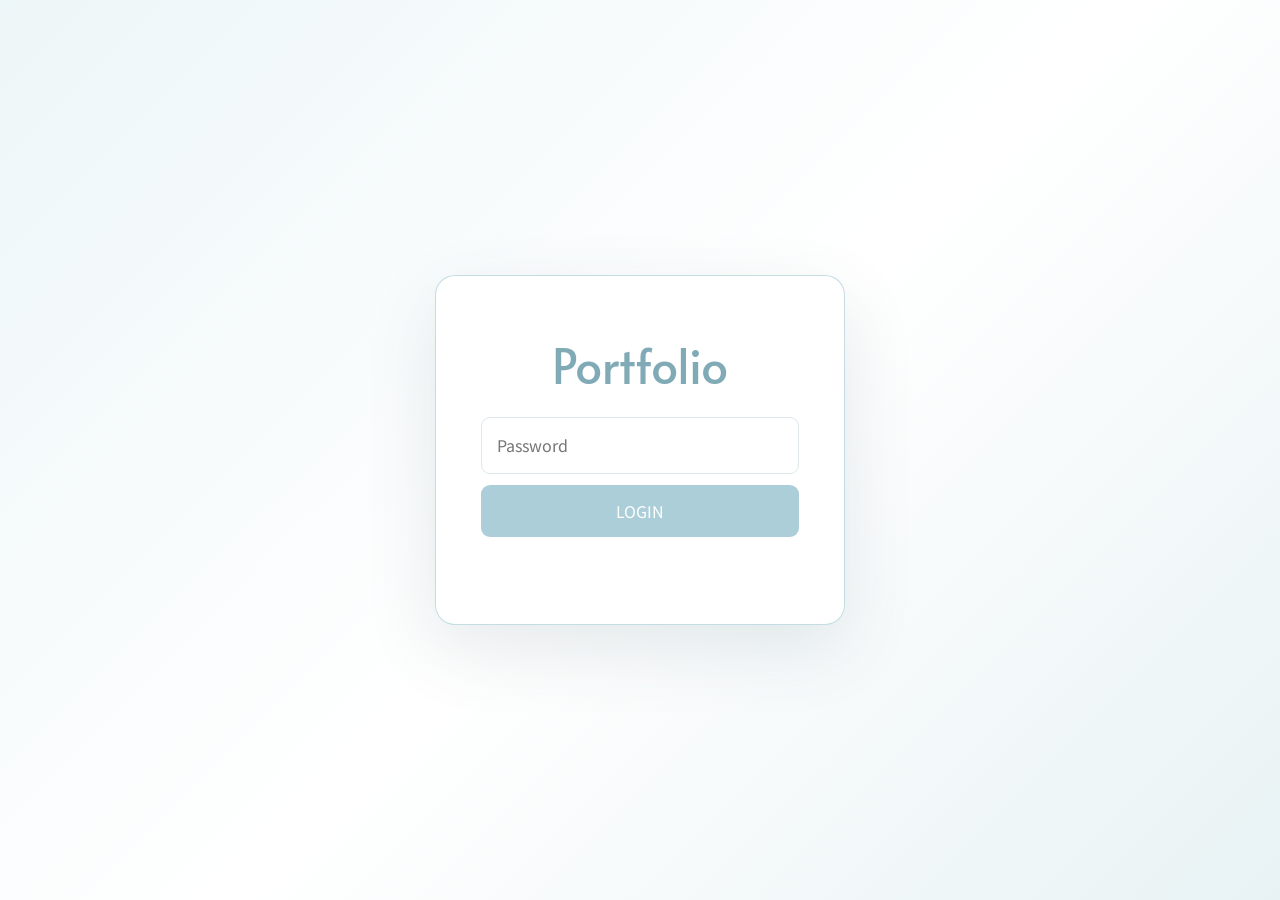
<file: index.html>
<!doctype html>
<html lang="ja">
<head>
  <meta charset="utf-8">
  <meta name="viewport" content="width=device-width,initial-scale=1">
  <meta name="description" content="Portfolio">
  <title>Portfolio</title>
  <link rel="stylesheet" href="css/style.css?v=plain-20260925-1">
</head>
  
<body class="locked">
  
  <div id="password-screen" class="password-screen">
    

  <div class="password-box">

    <h1>Portfolio</h1>

    <form id="password-form">

      <label class="sr-only" for="password">
        Password
      </label>

      <input
        id="password"
        type="password"
        autocomplete="current-password"
        placeholder="Password"
      >

      <button type="submit">
        LOGIN
      </button>

      <p
        id="password-error"
        class="error"
        aria-live="polite"
      ></p>

    </form>

  </div>
</div>


   <div id="site" hidden>

    <header class="site-header">
      <a class="logo" href="index.html">Portfolio</a>

      <nav>
        <a class="is-current" href="index.html">WORKS</a>
        <a href="profile.html">PROFILE</a>
      </nav>
    </header>

    


    <main>

      <section class="works-page">


        <div class="works-controls">

          <div id="filters" class="filter-list" aria-label="カテゴリ">

            <button
              class="filter is-active"
              data-category="all"
            >
              すべて
            </button>

            <button
              class="filter"
              data-category="illustration"
            >
              イラスト
            </button>

            <button
              class="filter"
              data-category="advertising"
            >
              広告
            </button>

            <button
              class="filter"
              data-category="web"
            >
              Web
            </button>

            <button
              class="filter"
              data-category="goods"
            >
              グッズ
            </button>

          </div>


          <label class="sort">
            <span>並び順</span>

            <select id="sort">
              <option value="new">新しい順</option>
              <option value="old">古い順</option>
            </select>
          </label>

        </div>


        <div id="works-grid" class="works-grid"></div>

      </section>

    </main>

  </div>


  <script src="data.js"></script>
  <script src="js/site.js"></script>

</body>
</html>
</file>
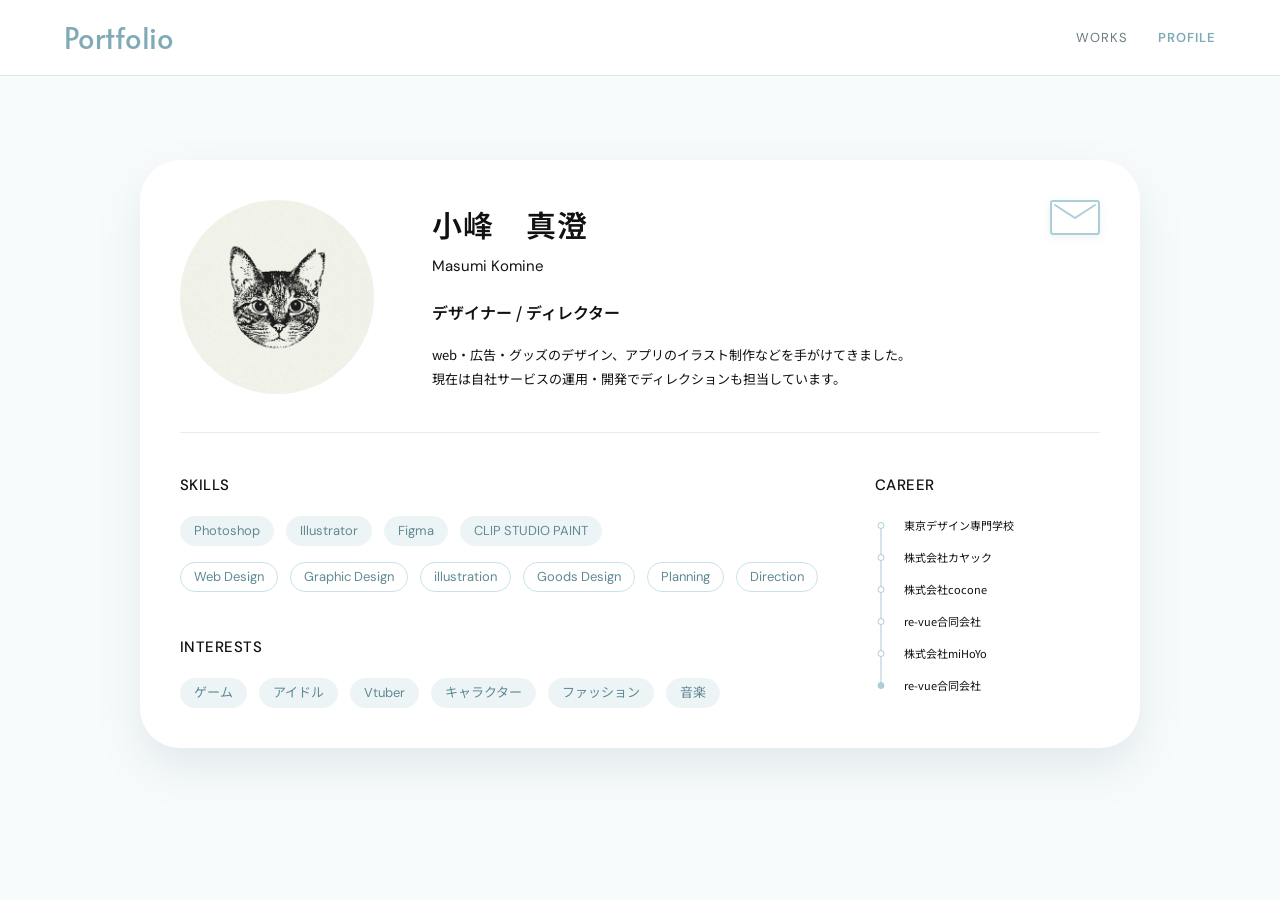
<file: profile.html>
<!doctype html>
<html lang="ja">

<head>
  <meta charset="utf-8">
  <meta name="viewport" content="width=device-width,initial-scale=1">
  <title>Profile | Portfolio</title>
  <link rel="stylesheet" href="css/style.css?v=plain-20260925-1">
</head>

<body>

  <header class="site-header">

    <a class="logo" href="index.html">Portfolio</a>

    <nav>
      <a href="index.html">WORKS</a>
      <a class="is-current" href="profile.html">PROFILE</a>
    </nav>

  </header>


  <main>

    <article class="profile-card">
      <button class="profile-mail" type="button" aria-label="メールの連絡方法を選ぶ" aria-expanded="false" aria-controls="contact-options">
        <svg width="50" height="35" viewBox="0 0 50 35" fill="none" aria-hidden="true">
          <rect x="1" y="1" width="48" height="33" rx="2" stroke="currentColor" stroke-width="2"/>
          <path d="m5 5 20 13L45 5" stroke="currentColor" stroke-width="2" stroke-linecap="round" stroke-linejoin="round"/>
        </svg>
      </button>
      <div id="contact-options" class="contact-options" hidden>
        <a class="contact-option" href="mailto:n.massuu@gmail.com">メールアプリを開く</a>
        <button class="contact-option" id="copy-email" type="button">メールアドレスをコピー</button>
        <p id="contact-status" role="status" aria-live="polite"></p>
      </div>

      <div class="profile-intro">
        <div class="profile-avatar">
          <img src="assets/icon.jpg" alt="小峰真澄のプロフィール写真">
        </div>

        <div class="profile-copy">
          <h1>小峰　真澄</h1>
          <p class="profile-name-en">Masumi Komine</p>
          <p class="profile-role">デザイナー / ディレクター</p>
          <p class="profile-description">
            web・広告・グッズのデザイン、アプリのイラスト制作などを手がけてきました。<br>
            現在は自社サービスの運用・開発でディレクションも担当しています。
          </p>
        </div>
      </div>

      <div class="profile-divider" aria-hidden="true"></div>

      <div class="profile-details">
      <div class="profile-details-main">
      <section class="profile-section" aria-labelledby="skills-title">
        <h2 id="skills-title">SKILLS</h2>

        <div class="tags tags-tools" aria-label="使用ツール">
          <span>Photoshop</span>
          <span>Illustrator</span>
          <span>Figma</span>
          <span>CLIP STUDIO PAINT</span>
        </div>

        <div class="tags tags-skills" aria-label="スキル">
          <span>Web Design</span>
          <span>Graphic Design</span>
          <span>illustration</span>
          <span>Goods Design</span>
          <span>Planning</span>
          <span>Direction</span>
        </div>
      </section>

      <section class="profile-section profile-interests" aria-labelledby="interests-title">
        <h2 id="interests-title">INTERESTS</h2>

        <div class="tags tags-interests">
          <span>ゲーム</span>
          <span>アイドル</span>
          <span>Vtuber</span>
          <span>キャラクター</span>
          <span>ファッション</span>
          <span>音楽</span>
        </div>
      </section>

      </div>
      <section class="profile-section profile-career" aria-labelledby="career-title">
        <h2 id="career-title">CAREER</h2>
        <ol class="career-timeline">
          <li>東京デザイン専門学校</li>
          <li>株式会社カヤック</li>
          <li>株式会社cocone</li>
          <li>re-vue合同会社</li>
          <li>株式会社miHoYo</li>
          <li>re-vue合同会社</li>
        </ol>
      </section>
      </div>

    </article>

  </main>

  <script>
    const contactButton = document.querySelector('.profile-mail');
    const contactOptions = document.getElementById('contact-options');
    const contactStatus = document.getElementById('contact-status');
    const emailLink = contactOptions.querySelector('a');

    function closeContactOptions(restoreFocus = false) {
      contactOptions.hidden = true;
      contactButton.setAttribute('aria-expanded', 'false');
      if (restoreFocus) contactButton.focus();
    }

    contactButton.addEventListener('click', () => {
      const open = contactOptions.hidden;
      contactOptions.hidden = !open;
      contactButton.setAttribute('aria-expanded', String(open));
      contactStatus.textContent = '';
      if (open) emailLink.focus();
    });

    document.addEventListener('click', event => {
      if (!contactButton.contains(event.target) && !contactOptions.contains(event.target)) {
        closeContactOptions();
      }
    });
    document.addEventListener('keydown', event => {
      if (event.key === 'Escape' && !contactOptions.hidden) closeContactOptions(true);
    });
    document.addEventListener('focusin', event => {
      if (!contactButton.contains(event.target) && !contactOptions.contains(event.target)) {
        closeContactOptions();
      }
    });
    emailLink.addEventListener('click', () => closeContactOptions(true));

    document.getElementById('copy-email').addEventListener('click', async () => {
      const email = emailLink.getAttribute('href').slice('mailto:'.length);
      try {
        await navigator.clipboard.writeText(email);
        contactStatus.textContent = 'コピーしました';
      } catch {
        contactStatus.textContent = 'コピーできませんでした。こちらを選択してコピーしてください：' + email;
      }
    });
  </script>
</body>

</html>
</file>
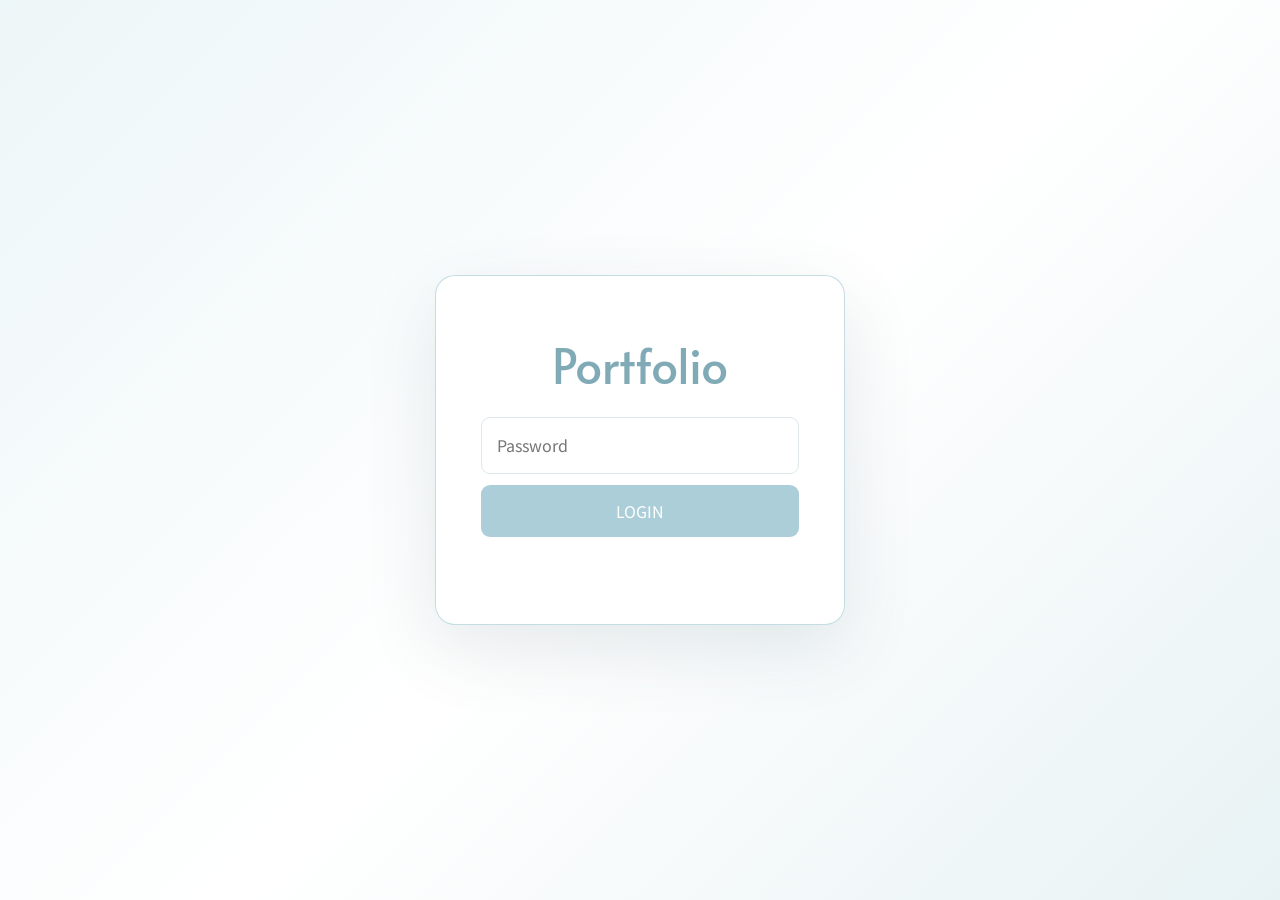
<file: works/work.html>
<!doctype html>
<html lang="ja">
<head>
  <meta charset="utf-8">
  <meta name="viewport" content="width=device-width,initial-scale=1">
  <title>Work | Portfolio</title>
  <link rel="stylesheet" href="../css/style.css?v=view-more-1">
</head>

<body>

  <header class="site-header">
    
    <a class="logo" href="../index.html">Portfolio</a>

<nav>
  <a class="is-current" href="../index.html">WORKS</a>
  <a href="../profile.html">PROFILE</a>
</nav>
    
  </header>


  <main>

    <article id="work-detail" class="work-detail">

    <div class="work-navigation">

  <a
    class="work-back"
    href="../index.html"
  >
    一覧に戻る
  </a>

  <nav
    class="work-nav-pager"
    aria-label="前後の実績"
  >
    <a
      id="bottom-prev"
      href="#"
      class="work-nav-prev"
      aria-label="前の実績"
    >
      ‹
    </a>

    <a
      id="bottom-next"
      href="#"
      class="work-nav-next"
      aria-label="次の実績"
    >
      ›
    </a>
  </nav>

</div>


      <header class="work-header">

        <div class="work-detail-card">

          <div class="work-detail-heading">

            <div
              class="category-tag"
              id="work-category"
            ></div>

            <h1 id="work-title"></h1>

            <p id="work-overview"></p>

          </div>


          <div class="work-info">

            <div class="work-info-column">

              <div class="work-info-item">
                <dt>担当</dt>
                <dd id="info-areas"></dd>
              </div>

              <div class="work-info-item">
                <dt>ツール</dt>
                <dd id="info-tools"></dd>
              </div>

            </div>


            <div class="work-info-column">

              <div class="work-info-item">
                <dt>所属/CL</dt>
                <dd id="info-company"></dd>
              </div>

              <div class="work-info-item">
                <dt>制作年</dt>
                <dd id="info-year"></dd>
              </div>

            </div>

          </div>

        </div>

      </header>


      <div
        id="work-content"
        class="work-content"
      ></div>
      
    </article>

  </main>


  <script src="../data.js"></script>
  <script src="../js/work.js?v=view-more-1"></script>

</body>
</html>
</file>
<file: css/style.css>
@import url("https://fonts.googleapis.com/css2?family=DM+Sans:wght@400;500;600&family=Alata&family=Noto+Sans+JP:wght@400;500;600;700&display=swap");


/* ========================================
   Variables
======================================== */

:root {
  --key: #abced8;
  --key-dark: #80AAB6;

  --ink: #26353a;
  --muted: #75858a;

  --line: #dfe9ec;
  --bg: #f8fbfc;
  --white: #fff;

  --shadow:
    0 14px 40px rgba(53, 82, 91, .08);

  --radius: 16px;
}


/* ========================================
   Reset
======================================== */

* {
  box-sizing: border-box;
}

html {
  scroll-behavior: smooth;
}

body {
  margin: 0;

  color: var(--ink);
  background: var(--bg);

  font-family: "Noto Sans JP", sans-serif;
  line-height: 1.8;
}

[hidden] {
  display: none !important;
}

a {
  color: inherit;
  text-decoration: none;
}

button,
input,
select {
  font: inherit;
}


/* ========================================
   Header
======================================== */

.site-header {
  height: 76px;

  position: sticky;
  top: 0;
  z-index: 50;

  display: flex;
  align-items: center;
  justify-content: space-between;

  padding: 0 5vw;

  background: rgba(255, 255, 255, .94);

  border-bottom: 1px solid var(--line);

  backdrop-filter: blur(12px);
  -webkit-backdrop-filter: blur(12px);
}

.logo {
  font-family: "Alata", cursive;
  font-size: 29px;

  color: var(--key-dark);
}

.site-header nav {
  display: flex;
  gap: 30px;

  font-family: "DM Sans", sans-serif;
  font-size: 13px;

  letter-spacing: .08em;
}

.site-header nav a {
  color: #6b7c82;
  font-weight: 400;
}

.site-header nav a:hover {
  color: var(--key-dark);
}

.site-header nav a.is-current {
  color: var(--key-dark);
  font-weight: 600;
}


/* ========================================
   Main
======================================== */

main {
  max-width: 1180px;

  margin: 0 auto;

  padding: 20px 28px 80px;
}


/* ========================================
   WORKS Controls
======================================== */

.works-controls {
  position: sticky;
  top: 76px;
  z-index: 20;

  display: flex;
  align-items: center;
  justify-content: space-between;

  gap: 20px;

  margin: 0 -8px 28px;

  padding: 12px 8px;

}


/* カテゴリ */

.filter-list {
  min-width: 0;

  display: flex;
  flex-wrap: nowrap;

  gap: 8px;

  overflow-x: auto;
  overflow-y: hidden;

  scrollbar-width: none;

  -webkit-overflow-scrolling: touch;
}

.filter-list::-webkit-scrollbar {
  display: none;
}

.filter {
  min-height: 36px;

  flex: 0 0 auto;

  padding: 0 17px;

  display: inline-flex;
  align-items: center;
  justify-content: center;

  border: 1px solid var(--line);
  border-radius: 999px;

  background: #fff;

  color: #6c7c81;

  font-size: 14px;

  white-space: nowrap;

  cursor: pointer;

  transition: .2s;
}

.filter:hover,
.filter.is-active {
  border-color: var(--key);

  background: var(--key);

  color: #fff;
}


/* ソート */

.sort {
  flex-shrink: 0;

  display: flex;
  align-items: center;

  gap: 9px;

  color: var(--muted);

  font-size: 14px;

  white-space: nowrap;
}

.sort select {
  height: 36px;

  appearance: none;
  -webkit-appearance: none;
  -moz-appearance: none;

  border: 1px solid var(--line);
  border-radius: 999px;

  background: #fff;

  padding: 0 14px;

  color: var(--muted);
}


/* ========================================
   works-controls,work-navigation
======================================== */

.works-controls,
.work-navigation {
  background: transparent;
  isolation: isolate;
}

.works-controls::before,
.work-navigation::before {
  content: "";

  position: absolute;
  z-index: -1;

  top: 0;
  bottom: 0;

  left: 50%;

  width: 100vw;

  transform: translateX(-50%);

  background: rgba(247, 251, 252, .95);

  backdrop-filter: blur(8px);
  -webkit-backdrop-filter: blur(8px);
}


/* ========================================
   WORKS Grid
======================================== */

.works-grid {
  display: grid;

  grid-template-columns:
    repeat(3, 1fr);

  gap: 34px 24px;
}


/* 一覧の作品カードは透明 */

.work-card {
  display: block;

  background: transparent;
}


/* ========================================
   WORKS Thumbnail
======================================== */

.work-card .thumb {
  position: relative;

  overflow: hidden;

  aspect-ratio: 16 / 9;

  border-radius: var(--radius);

  background: #edf4f6;

  box-shadow: var(--shadow);
}

.work-card img {
  width: 100%;
  height: 100%;

  display: block;

  object-fit: contain;

  transition:
    transform .4s;
}

.work-card:hover img {
  transform: scale(1.025);
}


/* ========================================
   WORKS Card Info
======================================== */

.work-card .card-info {
  padding: 13px 3px 0;
}

.work-card h2 {
  margin: 0;

  font-size: 14px;
  line-height: 1.65;

  font-weight: 600;
}

.work-card .meta {
  display: flex;

  justify-content: space-between;
  align-items: center;

  margin-top: 7px;

  color: var(--muted);

  font-size: 11px;
}

.category-pill {
  color: var(--key-dark);
}


/* ========================================
   WORK DETAIL
======================================== */

.work-detail {
  padding-top: 8px;
}


/* ----------------------------------------
   Back
---------------------------------------- */

.work-back {
  margin-bottom: 24px;

  color: var(--muted);

  font-size: 12px;
}

.work-back a:hover {
  color: var(--key-dark);
}


/* ----------------------------------------
   Detail Header
---------------------------------------- */

.work-header {
  margin-bottom: 60px;
}


/* ----------------------------------------
   Detail Card
---------------------------------------- */

.work-detail-card {
  width: 100%;

  padding: 28px 34px 24px;

  background: #fff;

  border: 1px solid var(--line);

  border-radius: 18px;

  box-shadow: var(--shadow);
}


/* ----------------------------------------
   Category Tag
---------------------------------------- */

.category-tag {
  display: inline-flex;
  align-items: center;

  padding: 3px 12px;

  border-radius: 999px;

  background: var(--key);

  color: #fff;

  font-size: 10px;
  font-weight: 600;

  line-height: 1.6;
}


/* ----------------------------------------
   Detail Title
---------------------------------------- */

.work-detail-heading h1 {
  margin: 10px 0 14px;

  font-size: clamp(23px, 2.4vw, 30px);

  line-height: 1.5;

  font-weight: 700;
}

.work-detail-heading h1.has-opening-bracket {
  text-indent: -0.50em;
}


/* ----------------------------------------
   Overview
---------------------------------------- */

.work-detail-heading p {
  margin: 0;

  color: #617176;

  font-size: 12px;

  line-height: 2;

  white-space: pre-line;
}


/* 概要なし */

.work-detail-card.no-overview
  .work-detail-heading h1 {
  margin-bottom: 24px;
}


/* ----------------------------------------
   Work Information
---------------------------------------- */

.work-info {
  display: grid;

  grid-template-columns:
    1fr 1fr;

  margin-top: 24px;
}

.work-detail-card.no-overview
  .work-info {
  margin-top: 0;
}

.work-info-column {
  padding-right: 34px;
}

.work-info-column + .work-info-column {
  padding-right: 0;

  padding-left: 34px;

  border-left: 1px solid var(--line);
}

.work-info-item {
  display: grid;

  grid-template-columns:
    46px 1fr;

  gap: 16px;

  align-items: baseline;

  margin-bottom: 10px;
}

.work-info-item:last-child {
  margin-bottom: 0;
}

.work-info-item dt {
  color: var(--key-dark);

  font-size: 12px;
}

.work-info-item dd {
  margin: 0;

  color: var(--ink);

  font-size: 11px;

  line-height: 1.8;
}


/* ========================================
   Work Content
======================================== */

.work-content {
  width: min(100%, 1000px);

  margin: 0 auto;
}

.work-content h2 {
  margin: 64px 0 14px;

  padding-left: 17px;

  border-left: 3px solid var(--key);

  font-size: 20px;
}

.work-content p {
  color: #5e6e73;

  font-size: 14px;

  line-height: 2.1;

  text-align: center;

  white-space: pre-line;
}


/* ========================================
   Images
======================================== */

.content-image {
  margin: 30px 0 48px;
}

.content-image img,
.gallery img {
  width: 100%;
  height: auto;

  display: block;

  border-radius: 10px;
}

.content-image .image-wrap,
.gallery .image-wrap,
.video-wrap {
  position: relative;

  overflow: hidden;

  border-radius: 10px;
}

.content-image .image-wrap.is-collapsed {
  max-height: min(560px, 70vh);
}

.view-more {
  position: absolute;
  right: 0;
  bottom: 0;
  left: 0;
  z-index: 2;
  display: flex;
  min-height: 42px;
  flex-direction: column;
  align-items: center;
  justify-content: center;
  padding: 4px 12px;
  border: 1px solid rgba(255, 255, 255, .65);
  border-radius: 0 0 10px 10px;
  background: rgba(255, 255, 255, .35);
  box-shadow: 0 -4px 22px rgba(255, 255, 255, .18);
  -webkit-backdrop-filter: blur(14px) saturate(140%);
  backdrop-filter: blur(14px) saturate(140%);
  color: #20262b;
  font-family: "DM Sans", sans-serif;
  font-size: 11px;
  line-height: 1.1;
  cursor: pointer;
}

.view-more:hover,
.view-more:focus-visible {
  background: rgba(255, 255, 255, .76);
}

.view-more:focus-visible {
  outline: 2px solid var(--key-dark);
  outline-offset: -3px;
}


/* ========================================
   SAMPLE Overlay
======================================== */

.sample-overlay::after {
  content: "SAMPLE";

  position: absolute;

  inset: 0;

  display: grid;
  place-items: center;

  color:
    rgba(90, 105, 110, .16);

  font-family:
    "DM Sans", sans-serif;

  font-size:
    clamp(28px, 5vw, 70px);

  letter-spacing: .12em;

  transform: rotate(-25deg);

  pointer-events: none;
}


/* ========================================
   Video
======================================== */

.content-video {
  margin: 30px 0 48px;
}

.video-wrap video {
  width: 100%;
  height: auto;

  display: block;

  border-radius: 10px;
}


/* ========================================
   Caption
======================================== */

.caption {
  margin: 8px 2px 0;

  color: var(--muted);

  font-size: 11px;
}


/* ========================================
   Gallery
======================================== */

.gallery {
  display: grid;

  gap: 16px;

  margin: 30px 0 48px;
}

.gallery.cols-2 {
  grid-template-columns:
    repeat(2, 1fr);
}

.gallery.cols-3 {
  grid-template-columns:
    repeat(3, 1fr);
}

.gallery.cols-4 {
  grid-template-columns:
    repeat(4, 1fr);
}


/* ========================================
   Work Navigation
======================================== */

.work-navigation {
  position: sticky;
  top: 76px;
  z-index: 20;

  display: flex;
  align-items: flex-end;
  justify-content: space-between;

  margin:
    -8px
    -8px
    16px;

  padding:
    12px
    8px;

}


/* 一覧に戻る */

.work-navigation .work-back {
  margin: 0;

  color: var(--muted);

  font-size: 12px;

  text-decoration: none;
}

.work-navigation .work-back:hover {
  color: var(--key-dark);
}


/* 前後ページャー */

.work-nav-pager {
  display: flex;
  align-items: center;
}

.work-nav-pager a {
  width: 42px;
  height: 42px;

  display: flex;
  align-items: center;
  justify-content: center;

  background: #fff;

  border: 1px solid var(--key);

  color: var(--key);

  font-size: 28px;
  font-weight: 300;
  line-height: 1;

  text-decoration: none;

  /* 矢印の見た目を中央に補正 */
  padding-bottom: 8px;

  transition:
    background .2s,
    color .2s;
}


/* 左 */

.work-nav-prev {
  border-radius: 22px 5px 5px 22px;
}


/* 右 */

.work-nav-next {
  margin-left: 6px;

  border-radius: 5px 22px 22px 5px;
}


/* hover */

.work-nav-pager a:hover {
  background: var(--key);

  color: #fff;
}


/* ========================================
   PROFILE
======================================== */

.profile-card {
  z-index: 1;
  position: relative;
  width: min(100%, 1000px);
  margin: 64px auto 0;
  padding: 40px;
  background: var(--white);
  box-shadow: 0 20px 45px rgba(92, 132, 143, .14);
  border-radius: 40px;
}

.site-header nav {
  align-items: center;
}

.profile-mail {
  border: 0;
  cursor: pointer;
  position: absolute;
  top: 40px;
  right: 40px;
  display: inline-flex;
  align-items: center;
  justify-content: center;
  width: 50px;
  height: 35px;
  padding: 0;
  border-radius: 3px;
  background: var(--white);
  color: var(--key);
  box-shadow: 0 2px 8px rgba(92, 132, 143, .12);
}

.profile-mail:focus-visible {
  color: var(--key-dark);
  outline: 2px solid var(--key-dark);
  outline-offset: 4px;
}

.contact-options {
  position: absolute;
  top: 85px;
  right: 40px;
  z-index: 5;
  width: min(270px, calc(100% - 48px));
  padding: 8px;
  border: 1px solid var(--line);
  border-radius: 8px;
  background: var(--white);
  box-shadow: 0 8px 24px rgba(53, 82, 91, .14);
}

.contact-option {
  display: block;
  width: 100%;
  min-height: 44px;
  padding: 12px;
  border: 0;
  border-radius: 4px;
  background: transparent;
  color: var(--ink);
  font: inherit;
  font-size: 13px;
  text-align: left;
  cursor: pointer;
}

.contact-option:focus-visible {
  outline: 2px solid var(--key-dark);
  outline-offset: -2px;
}

#contact-status {
  margin: 0;
  padding: 0 12px;
  font-size: 12px;
  overflow-wrap: anywhere;
}

#contact-status:not(:empty) {
  padding: 8px 12px;
}

.profile-details {
  display: grid;
  grid-template-columns: minmax(0, 1fr) 225px;
  gap: 48px;
}

.career-timeline {
  margin: 0;
  padding: 0 0 0 29px;
  list-style: none;
  color: #111;
  font-size: 11px;
}

.career-timeline li {
  position: relative;
  min-height: 32px;
}

.career-timeline li::before {
  content: "";
  position: absolute;
  left: -23px;
  transform: translateX(-50%);
  box-sizing: border-box;
  top: 6px;
  width: 7px;
  height: 7px;
  border: 1px solid var(--key);
  border-radius: 50%;
  background: white;
  z-index: 1;
}

.career-timeline li:not(:last-child)::after {
  content: "";
  position: absolute;
  left: -23px;
  transform: translateX(-50%);
  top: 10px;
  bottom: -10px;
  width: 1px;
  background: var(--key);
}

.career-timeline li:last-child::before {
  background: var(--key);
}

.profile-intro {
  display: grid;
  grid-template-columns: 194px minmax(0, 1fr);
  gap: 58px;
  align-items: center;
}

.profile-avatar {
  width: 194px;
  height: 194px;
  overflow: hidden;
  border-radius: 50%;
  background: #f3f4ec;
}

.profile-avatar img {
  width: 100%;
  height: 100%;

  display: block;

  object-fit: cover;
  object-position: center;
}

.profile-copy h1 {
  padding-right: 60px;
  margin: 0;
  color: #111;
  font-size: 30px;
  font-weight: 600;
  line-height: 1.45;
  letter-spacing: .04em;
}

.profile-name-en {
  margin: 9px 0 22px;
  color: #111;
  font-family: "DM Sans", sans-serif;
  font-size: 15px;
  line-height: 1.5;
}

.profile-role {
  margin: 0 0 18px;
  color: #111;
  font-size: 16px;
  font-weight: 600;
  line-height: 1.6;
}

.profile-description {
  margin: 0;
  color: #111;
  font-size: 13px;
  line-height: 1.85;
}

.profile-divider {
  height: 1px;
  margin: 38px 0 39px;
  background: #e4eef1;
}

.profile-section {
  margin: 0;
}

.profile-section h2 {
  margin: 0 0 17px;
  color: #111;
  font-family: "DM Sans", sans-serif;
  font-size: 15px;
  font-weight: 500;
  letter-spacing: .03em;
}

.tags {
  display: flex;
  flex-wrap: wrap;
  gap: 10px 12px;
}

.tags span {
  min-height: 30px;
  display: inline-flex;
  align-items: center;
  padding: 4px 13px;
  border-radius: 999px;
  color: #5f8995;
  font-family: "DM Sans", "Noto Sans JP", sans-serif;
  font-size: 13px;
  line-height: 1.5;
}

.tags-tools span,
.tags-interests span {
  background: #edf4f6;
  border: 1px solid #edf4f6;
}

.tags-skills {
  margin-top: 16px;
}

.tags-skills span {
  background: var(--white);
  border: 1px solid #c9e2e9;
}

.profile-interests {
  margin-top: 42px;
}

.career {
  display: grid;

  gap: 15px;
}

.career > div {
  display: grid;

  grid-template-columns:
    110px 150px 1fr;

  gap: 18px;

  padding-bottom: 14px;

  border-bottom: 1px solid var(--line);

  font-size: 12px;
}

.career b {
  color: var(--key-dark);
}


/* ========================================
   Password
======================================== */

.password-screen {
  min-height: 100vh;

  display: grid;

  place-items: center;

  padding: 30px;

  background:
    linear-gradient(
      135deg,
      #edf6f8 0%,
      #fff 52%,
      #e8f2f4 100%
    );
}

.password-box {

  position: relative;
  z-index: 1;
   
  width: min(410px, 100%);

  padding: 45px;

  background:
    rgba(255, 255, 255, .92);

  border:
    1px solid
    rgba(171, 206, 216, .7);

  border-radius: 20px;

  box-shadow:
    0 25px 70px
    rgba(53, 82, 91, .12);

  text-align: center;
}

.password-box h1 {
  margin: 0 0 10px;

  font-family: "Alata", cursive;
  font-size: 48px;
  font-weight: 400;

  color: var(--key-dark);
}

.password-box p:not(.eyebrow):not(.error) {
  color: var(--muted);

  font-size: 12px;
}

.password-box input {
  width: 100%;

  padding: 13px 15px;

  border: 1px solid var(--line);

  border-radius: 9px;

  outline: none;
}

.password-box input:focus {
  border-color: var(--key);

  box-shadow:
    0 0 0 3px
    rgba(171, 206, 216, .2);
}

.password-box button {
  width: 100%;

  margin-top: 11px;

  padding: 12px;

  border: 0;

  border-radius: 9px;

  background: var(--key);

  color: #fff;

  cursor: pointer;
}

.password-box button:hover {
  background: var(--key-dark);
}

.error {
  min-height: 20px;

  color: #b35d68;

  font-size: 11px;
}

.sr-only {
  position: absolute;

  width: 1px;
  height: 1px;

  padding: 0;
  margin: -1px;

  overflow: hidden;

  clip: rect(0, 0, 0, 0);

  white-space: nowrap;

  border: 0;
}


/* ========================================
   Responsive
======================================== */

@media (max-width: 800px) {

  main {
    padding:
      16px
      18px
      24px;
  }


  /* Header */

  .site-header {
    height: 64px;

    padding: 0 20px;
  }

  .site-header nav {
    gap: 18px;
  }


  /* ========================================
     WORKS
  ======================================== */

  .works-page {
    padding-top: 0;
  }


  /*
   * 551px〜800px
   * カテゴリ＋ソートは1段
   */

  .works-controls {
    top: 64px;

    flex-direction: row;
    align-items: center;
    justify-content: space-between;

    gap: 12px;

    margin:
      0
      -18px
      24px;

    padding:
      12px
      18px;
  }


  /* カテゴリ */

  .filter-list {
    width: auto;
    min-width: 0;

    flex: 1 1 auto;

    display: flex;
    flex-wrap: nowrap;

    gap: 6px;

    overflow-x: auto;
    overflow-y: hidden;

    scrollbar-width: none;

    -webkit-overflow-scrolling: touch;
  }

  .filter-list::-webkit-scrollbar {
    display: none;
  }

  .filter {
    min-height: 34px;

    flex: 0 0 auto;

    padding: 0 12px;

    font-size: 14px;

    white-space: nowrap;
  }


  /* ソート */

  .sort {
    flex: 0 0 auto;
    align-self: auto;

    display: flex;
    align-items: center;

    gap: 6px;

    white-space: nowrap;

    font-size: 14px;
  }

  .sort select {
    height: 34px;

    padding: 0 12px;

    font-size: 14px;
  }


  /* WORKS Grid */

  .works-grid {
    grid-template-columns:
      repeat(2, 1fr);

    gap: 25px 14px;
  }


  /* ========================================
     Work Detail Navigation
  ======================================== */

  .work-navigation {
    top: 64px;

    align-items: center;

    margin:
      -16px
      -18px
      18px;

    padding:
      9px
      18px;
  }

  .work-navigation .work-back {
    margin: 0;

    font-size: 14px;
  }

  .work-nav-pager a {
    width: 38px;
    height: 38px;

    font-size: 25px;
  }


  /* Work Detail */

  .work-detail-card {
    padding:
      24px
      20px
      22px;
  }

  .work-info {
    grid-template-columns: 1fr;

    gap: 0px;
  }

  .work-info-column {
    padding-right: 0;
  }

  .work-info-column + .work-info-column {
    padding-left: 0;

    padding-top: 10px;

    border-left: 0;

    border-top: 0;
  }


  /* PROFILE */

  .profile-card {
    margin-top: 32px;
    padding: 34px;
  }

  .profile-details {
    grid-template-columns: 1fr;
    gap: 36px;
  }

  .profile-mail {
    top: 24px;
    right: 24px;
  }

  .contact-options {
    top: 69px;
    right: 24px;
  }

  .profile-intro {
    grid-template-columns:
      150px 1fr;

    gap: 36px;
  }

  .profile-avatar {
    width: 150px;
    height: 150px;
  }

  .profile-copy h1 {
    font-size: 26px;
  }

  .profile-description br {
    display: none;
  }

  .career > div {
    grid-template-columns: 1fr;

    gap: 2px;
  }

}


/* ========================================
   550px以下
   カテゴリ＋ソートを2段
======================================== */

@media (max-width: 550px) {

  .works-controls {
    flex-direction: column;
    align-items: stretch;

    gap: 8px;
  }

  .filter-list {
    width: 100%;

    flex: none;
  }

  .sort {
    align-self: flex-end;
  }

}


/* ========================================
   520px以下
======================================== */

@media (max-width: 520px) {

  .works-grid {
    grid-template-columns: 1fr;
  }

  .work-detail-heading h1 {
    font-size: 22px;
  }

  .profile-intro {
    grid-template-columns: 1fr;

    gap: 26px;

    text-align: center;
  }

  .profile-card {
    margin-top: 18px;
    padding: 30px 24px 36px;
  }

  .profile-avatar {
    width: 168px;
    height: 168px;
    margin: 0 auto;
  }

  .profile-name-en {
    margin-bottom: 18px;
  }

  .profile-copy h1 {
    padding-right: 0;
  }

  .profile-description {
    text-align: left;
  }

  .profile-divider {
    margin: 30px 0;
  }

  .profile-section h2 {
    text-align: left;
  }

  .profile-interests {
    margin-top: 36px;
  }

}


/* ========================================
   SAMPLE watermark
======================================== */

.sample-overlay {
  position: relative;
  overflow: hidden;
}

.sample-overlay::after {
  content: "";

  position: absolute;
  inset: 0;

  pointer-events: none;

  transform: none;

  background-image: url("data:image/svg+xml,%3Csvg xmlns='http://www.w3.org/2000/svg' width='320' height='225' viewBox='0 0 320 225'%3E%3Ctext x='160' y='125' text-anchor='middle' transform='rotate(-30 160 112.5)' fill='%235a696e' fill-opacity='.10' font-family='Arial, sans-serif' font-size='50' font-weight='500' letter-spacing='3'%3ESAMPLE%3C/text%3E%3C/svg%3E");

  background-repeat: repeat;

  background-size: 20% 25%;

  background-position: 0 0;
}
</file>
